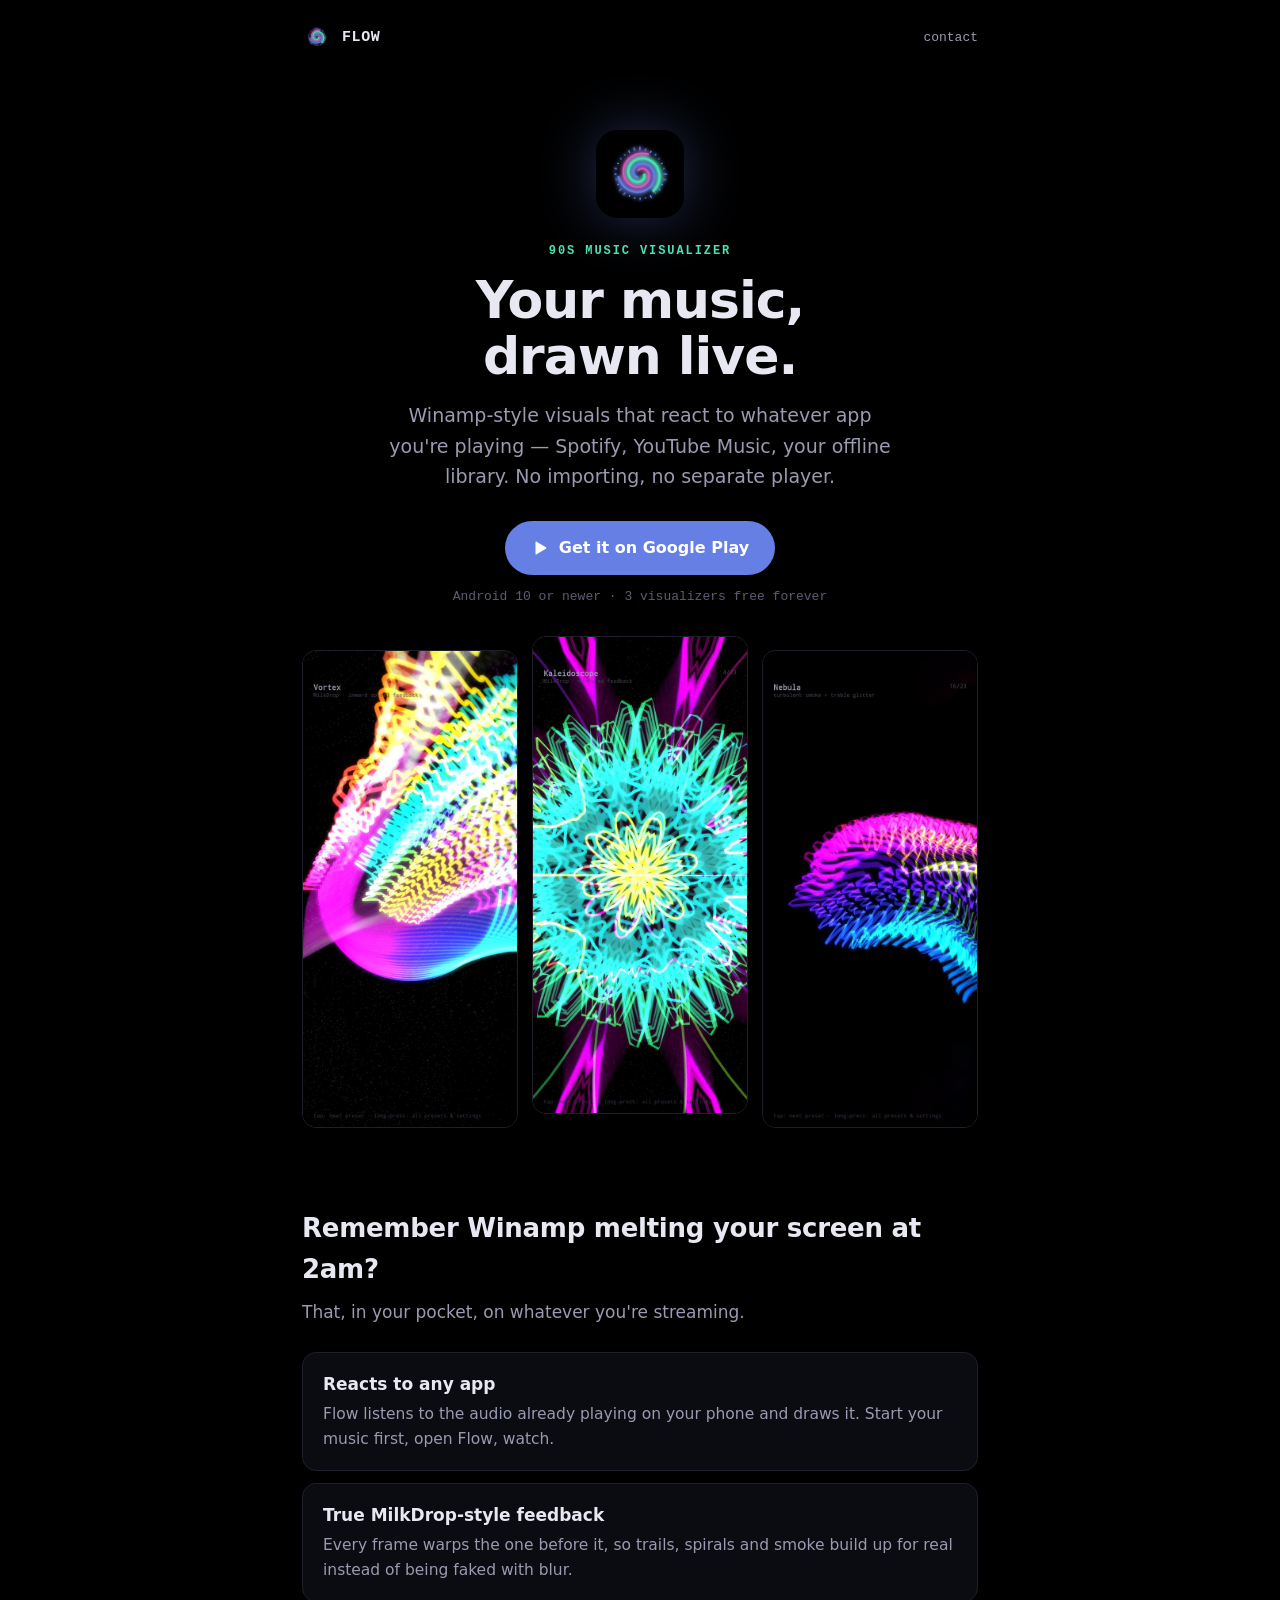
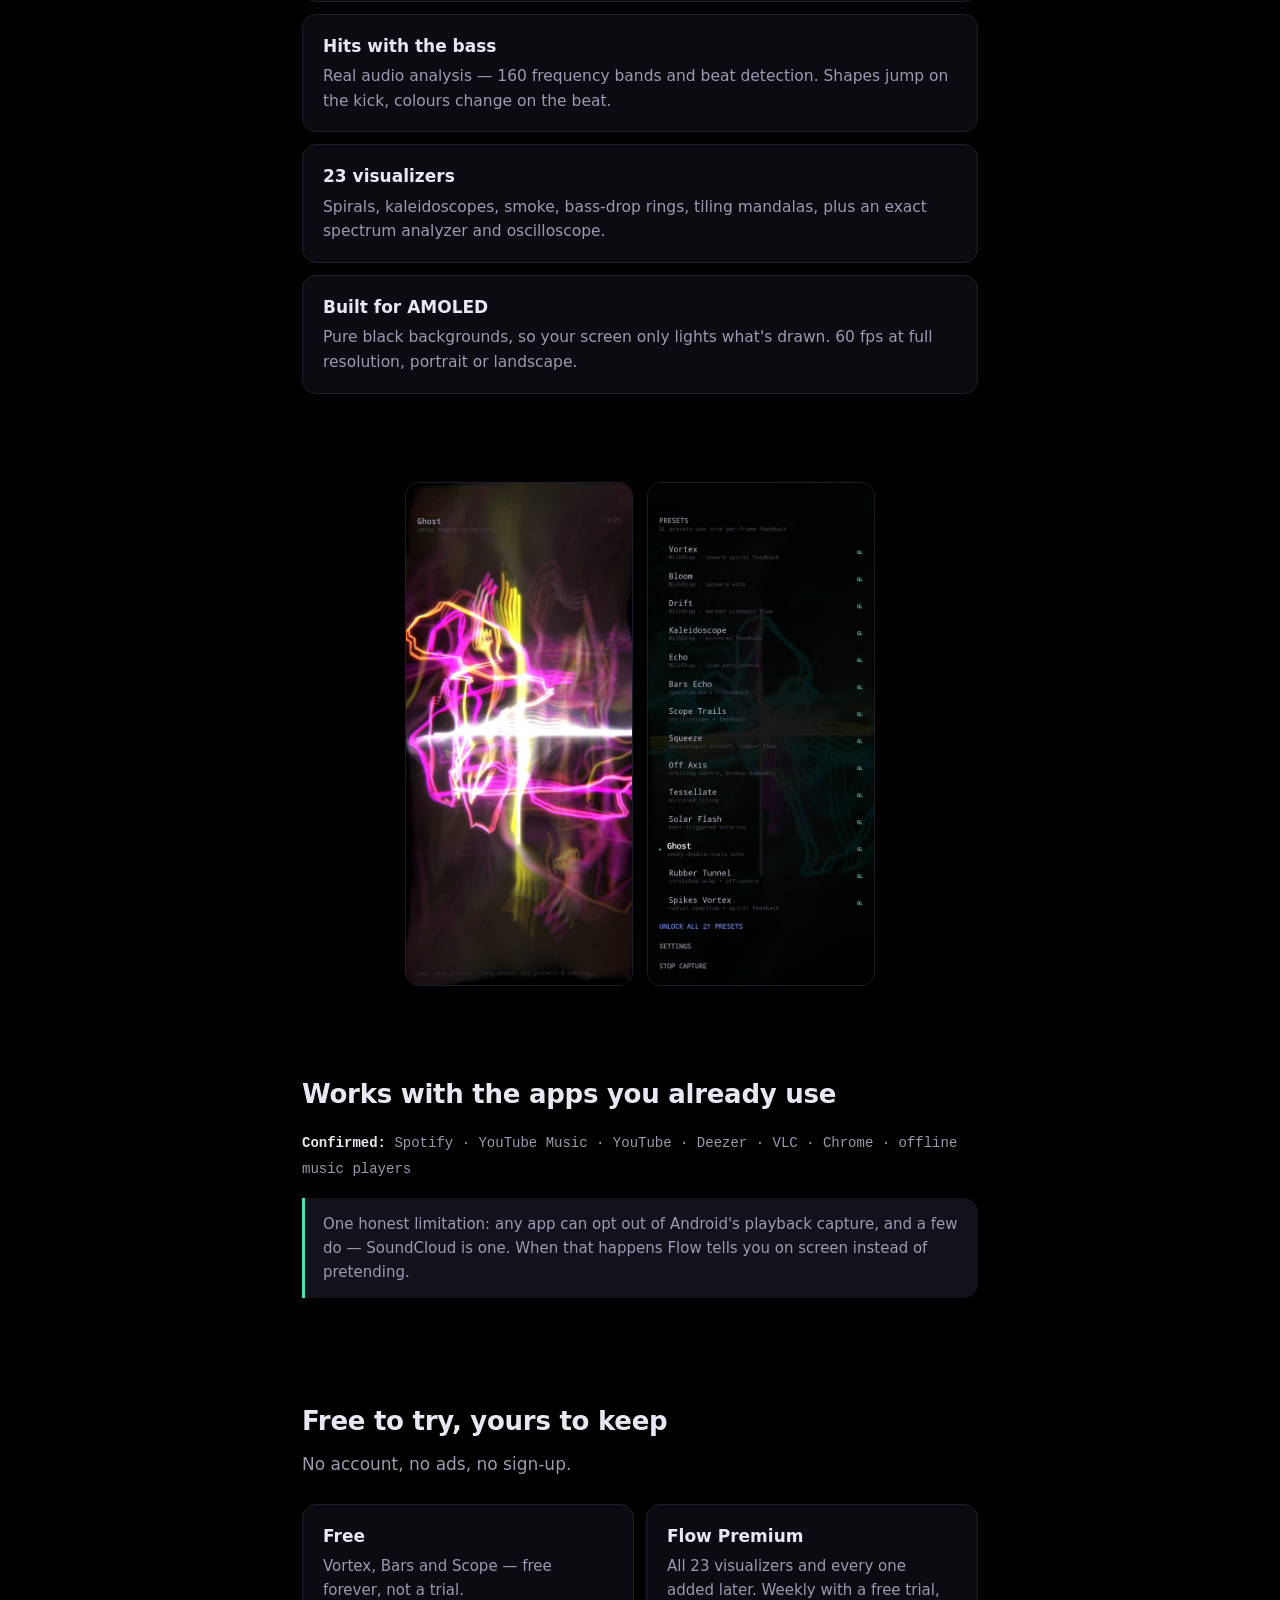
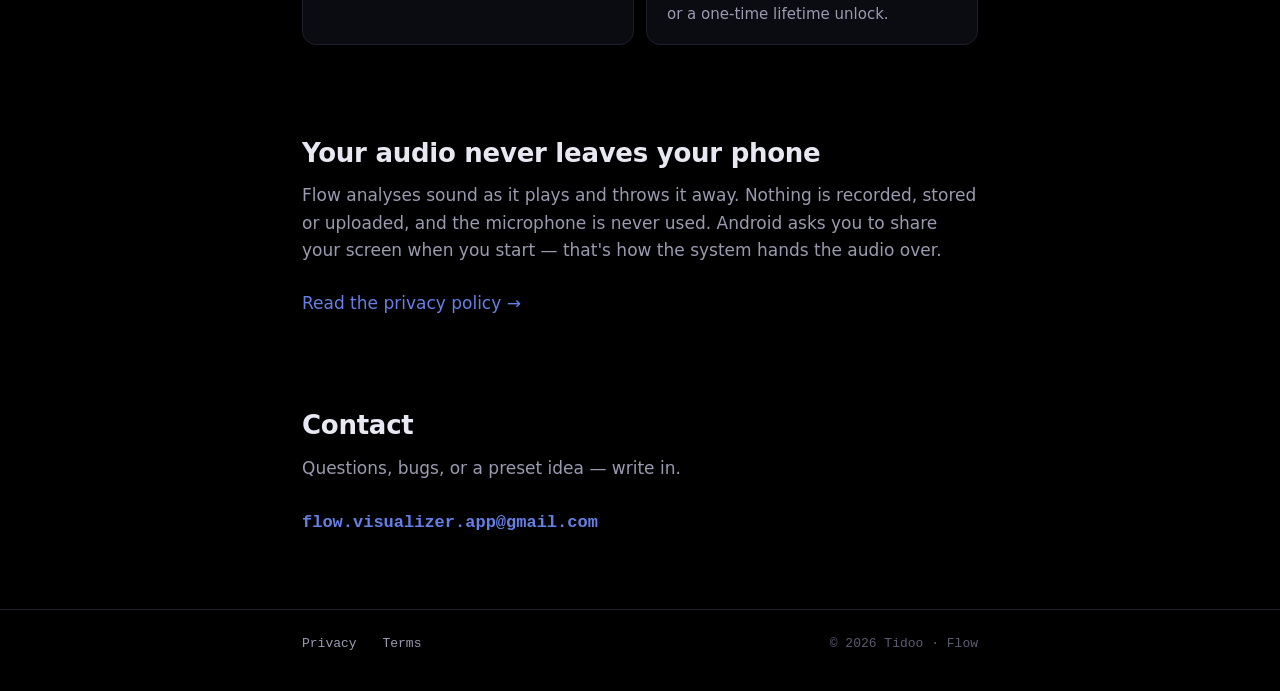
<file: index.html>
<!doctype html>
<html lang="en">
<head>
  <meta charset="utf-8">
  <meta name="viewport" content="width=device-width, initial-scale=1">
  <title>Flow — 90s Music Visualizer for Android</title>
  <meta name="description" content="Winamp-style music visualizer that reacts to whatever app you're playing. 23 visualizers, true MilkDrop-style feedback, 60 fps, pure black for AMOLED.">
  <meta name="theme-color" content="#000000">
  <link rel="icon" href="assets/favicon.png">
  <link rel="stylesheet" href="styles.css">
</head>
<body>

<header class="site-header">
  <div class="wrap">
    <a class="brand" href="index.html"><img src="assets/icon.png" alt="">FLOW</a>
    <a class="back" href="#contact">contact</a>
  </div>
</header>

<main>
  <section class="hero">
    <div class="wrap">
      <img class="icon" src="assets/icon.png" alt="Flow app icon: a neon spiral">
      <p class="eyebrow">90s music visualizer</p>
      <h1>Your music,<br>drawn live.</h1>
      <p class="tagline">Winamp-style visuals that react to whatever app you're playing — Spotify, YouTube Music, your offline library. No importing, no separate player.</p>
      <a class="cta" href="https://play.google.com/store/apps/details?id=com.tidoo.flow">
        <svg viewBox="0 0 24 24" aria-hidden="true"><path fill="currentColor" d="M6 4.5v15a1 1 0 0 0 1.5.86l12.4-7.5a1 1 0 0 0 0-1.72L7.5 3.64A1 1 0 0 0 6 4.5z"/></svg>
        Get it on Google Play
      </a>
      <p class="cta-note">Android 10 or newer · 3 visualizers free forever</p>

      <div class="shots">
        <img src="assets/vortex.jpg" width="540" height="1200" alt="Vortex visualizer: neon spiral trails reacting to music">
        <img src="assets/kaleidoscope.jpg" width="540" height="1200" alt="Kaleidoscope visualizer: a mirrored mandala blooming outward">
        <img src="assets/nebula.jpg" width="540" height="1200" alt="Nebula visualizer: smoky bands of colour moving with the bass">
      </div>
    </div>
  </section>

  <section id="features">
    <div class="wrap">
      <h2>Remember Winamp melting your screen at 2am?</h2>
      <p class="section-lead">That, in your pocket, on whatever you're streaming.</p>

      <div class="features">
        <article class="feature">
          <h3>Reacts to any app</h3>
          <p>Flow listens to the audio already playing on your phone and draws it. Start your music first, open Flow, watch.</p>
        </article>
        <article class="feature">
          <h3>True MilkDrop-style feedback</h3>
          <p>Every frame warps the one before it, so trails, spirals and smoke build up for real instead of being faked with blur.</p>
        </article>
        <article class="feature">
          <h3>Hits with the bass</h3>
          <p>Real audio analysis — 160 frequency bands and beat detection. Shapes jump on the kick, colours change on the beat.</p>
        </article>
        <article class="feature">
          <h3>23 visualizers</h3>
          <p>Spirals, kaleidoscopes, smoke, bass-drop rings, tiling mandalas, plus an exact spectrum analyzer and oscilloscope.</p>
        </article>
        <article class="feature">
          <h3>Built for AMOLED</h3>
          <p>Pure black backgrounds, so your screen only lights what's drawn. 60 fps at full resolution, portrait or landscape.</p>
        </article>
      </div>
    </div>
  </section>

  <section id="gallery">
    <div class="wrap">
      <div class="shots shots-pair">
        <img src="assets/ghost.jpg" width="540" height="1200" alt="Ghost visualizer: a glowing shape trailing soft smoke">
        <img src="assets/picker.jpg" width="540" height="1200" alt="The preset list, long-press to open">
      </div>
    </div>
  </section>

  <section id="works-with">
    <div class="wrap">
      <h2>Works with the apps you already use</h2>
      <p class="works-with">
        <strong>Confirmed:</strong> Spotify · YouTube Music · YouTube · Deezer · VLC · Chrome · offline music players
      </p>
      <p class="note">
        One honest limitation: any app can opt out of Android's playback capture, and a few do —
        SoundCloud is one. When that happens Flow tells you on screen instead of pretending.
      </p>
    </div>
  </section>

  <section id="pricing">
    <div class="wrap">
      <h2>Free to try, yours to keep</h2>
      <p class="section-lead">No account, no ads, no sign-up.</p>
      <div class="pricing">
        <div class="plan">
          <h3>Free</h3>
          <p>Vortex, Bars and Scope — free forever, not a trial.</p>
        </div>
        <div class="plan">
          <h3>Flow Premium</h3>
          <p>All 23 visualizers and every one added later. Weekly with a free trial, or a one-time lifetime unlock.</p>
        </div>
      </div>
    </div>
  </section>

  <section id="privacy">
    <div class="wrap">
      <h2>Your audio never leaves your phone</h2>
      <p class="section-lead">Flow analyses sound as it plays and throws it away. Nothing is recorded, stored or uploaded, and the microphone is never used. Android asks you to share your screen when you start — that's how the system hands the audio over.</p>
      <a href="privacy.html">Read the privacy policy →</a>
    </div>
  </section>

  <section id="contact" class="contact">
    <div class="wrap">
      <h2>Contact</h2>
      <p class="section-lead">Questions, bugs, or a preset idea — write in.</p>
      <a class="email" href="mailto:flow.visualizer.app@gmail.com">flow.visualizer.app@gmail.com</a>
    </div>
  </section>
</main>

<footer class="site-footer">
  <div class="wrap">
    <nav>
      <a href="privacy.html">Privacy</a>
      <a href="terms.html">Terms</a>
    </nav>
    <span>© 2026 Tidoo · Flow</span>
  </div>
</footer>

</body>
</html>
</file>
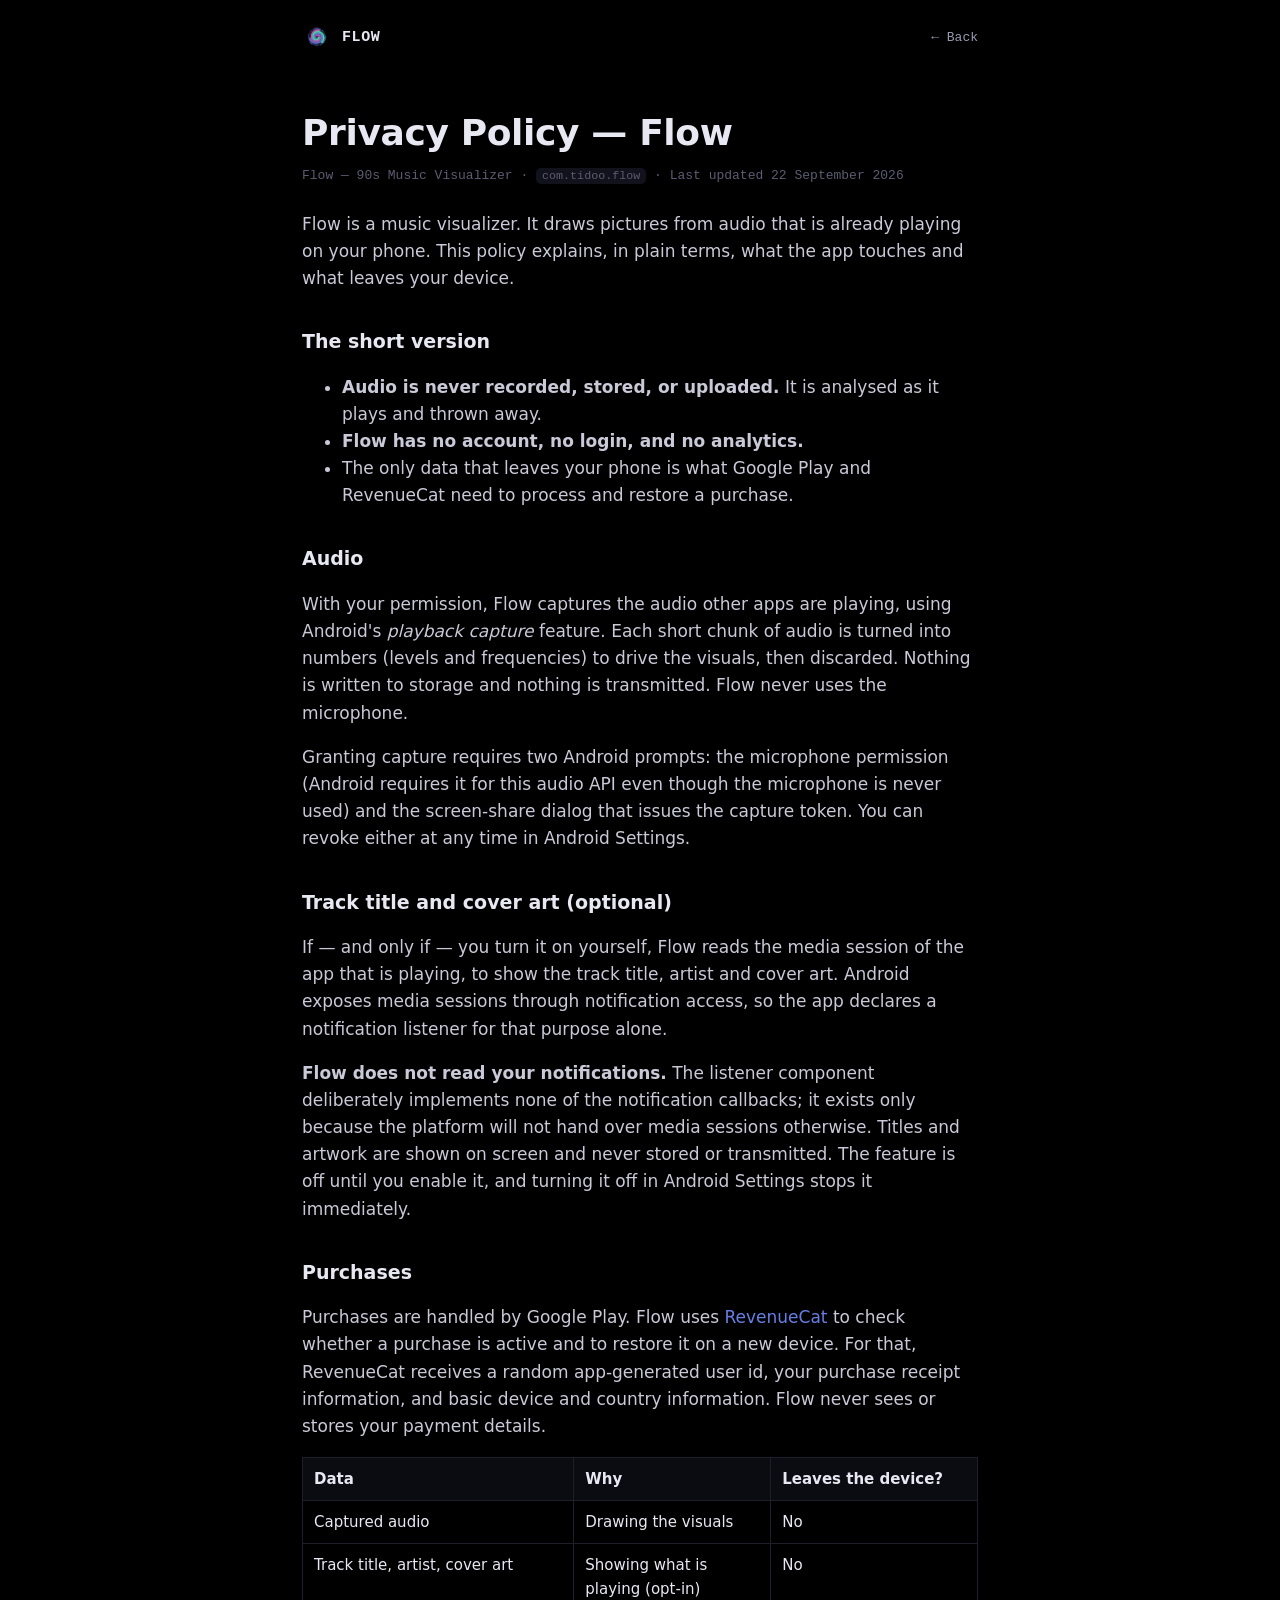
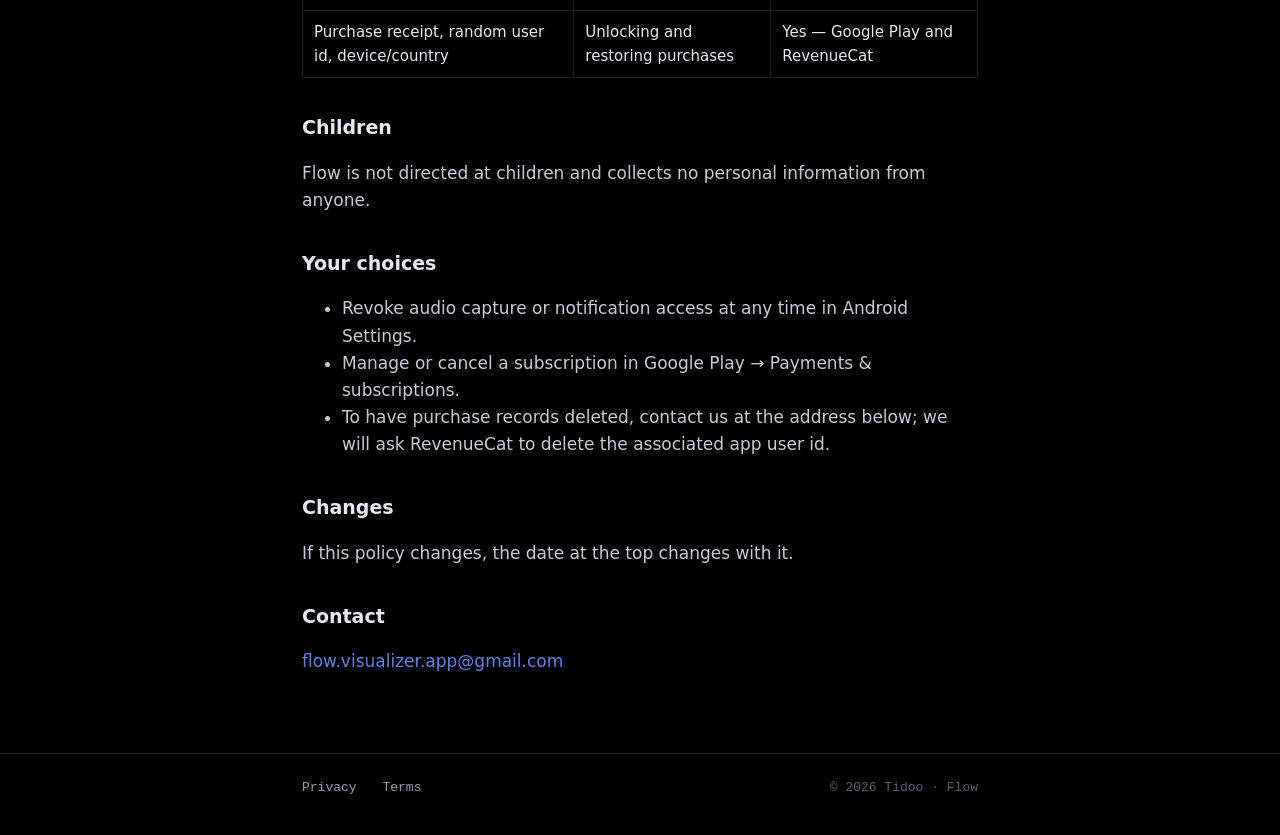
<file: privacy.html>
<!doctype html>
<html lang="en">
<head>
  <meta charset="utf-8">
  <meta name="viewport" content="width=device-width, initial-scale=1">
  <title>Privacy Policy — Flow</title>
  <meta name="theme-color" content="#000000">
  <link rel="icon" href="assets/favicon.png">
  <link rel="stylesheet" href="styles.css">
</head>
<body>

<header class="site-header">
  <div class="wrap">
    <a class="brand" href="index.html"><img src="assets/icon.png" alt="">FLOW</a>
    <a class="back" href="index.html">&larr; Back</a>
  </div>
</header>

<main class="legal">
  <div class="wrap">
    <h1>Privacy Policy — Flow</h1>
    <p class="meta">Flow — 90s Music Visualizer · <code>com.tidoo.flow</code> · Last updated 22 September 2026</p>

    <p>Flow is a music visualizer. It draws pictures from audio that is already playing
    on your phone. This policy explains, in plain terms, what the app touches and what
    leaves your device.</p>

    <h2>The short version</h2>
    <ul>
      <li><strong>Audio is never recorded, stored, or uploaded.</strong> It is analysed as
          it plays and thrown away.</li>
      <li><strong>Flow has no account, no login, and no analytics.</strong></li>
      <li>The only data that leaves your phone is what Google Play and RevenueCat need to
          process and restore a purchase.</li>
    </ul>

    <h2>Audio</h2>
    <p>With your permission, Flow captures the audio other apps are playing, using
    Android's <em>playback capture</em> feature. Each short chunk of audio is turned into
    numbers (levels and frequencies) to drive the visuals, then discarded. Nothing is
    written to storage and nothing is transmitted. Flow never uses the microphone.</p>
    <p>Granting capture requires two Android prompts: the microphone permission (Android
    requires it for this audio API even though the microphone is never used) and the
    screen-share dialog that issues the capture token. You can revoke either at any time
    in Android Settings.</p>

    <h2>Track title and cover art (optional)</h2>
    <p>If — and only if — you turn it on yourself, Flow reads the media session of the app
    that is playing, to show the track title, artist and cover art. Android exposes media
    sessions through notification access, so the app declares a notification listener for
    that purpose alone.</p>
    <p><strong>Flow does not read your notifications.</strong> The listener component
    deliberately implements none of the notification callbacks; it exists only because the
    platform will not hand over media sessions otherwise. Titles and artwork are shown on
    screen and never stored or transmitted. The feature is off until you enable it, and
    turning it off in Android Settings stops it immediately.</p>

    <h2>Purchases</h2>
    <p>Purchases are handled by Google Play. Flow uses
    <a href="https://www.revenuecat.com/privacy">RevenueCat</a> to check whether a purchase
    is active and to restore it on a new device. For that, RevenueCat receives a random
    app-generated user id, your purchase receipt information, and basic device and country
    information. Flow never sees or stores your payment details.</p>

    <table>
      <tr><th>Data</th><th>Why</th><th>Leaves the device?</th></tr>
      <tr><td>Captured audio</td><td>Drawing the visuals</td><td>No</td></tr>
      <tr><td>Track title, artist, cover art</td><td>Showing what is playing (opt-in)</td><td>No</td></tr>
      <tr><td>Purchase receipt, random user id, device/country</td><td>Unlocking and restoring purchases</td><td>Yes — Google Play and RevenueCat</td></tr>
    </table>

    <h2>Children</h2>
    <p>Flow is not directed at children and collects no personal information from anyone.</p>

    <h2>Your choices</h2>
    <ul>
      <li>Revoke audio capture or notification access at any time in Android Settings.</li>
      <li>Manage or cancel a subscription in Google Play → Payments &amp; subscriptions.</li>
      <li>To have purchase records deleted, contact us at the address below; we will ask
          RevenueCat to delete the associated app user id.</li>
    </ul>

    <h2>Changes</h2>
    <p>If this policy changes, the date at the top changes with it.</p>

    <h2>Contact</h2>
    <p><a href="mailto:flow.visualizer.app@gmail.com">flow.visualizer.app@gmail.com</a></p>
  </div>
</main>

<footer class="site-footer">
  <div class="wrap">
    <nav>
      <a href="privacy.html">Privacy</a>
      <a href="terms.html">Terms</a>
    </nav>
    <span>&copy; 2026 Tidoo &middot; Flow</span>
  </div>
</footer>

</body>
</html>
</file>
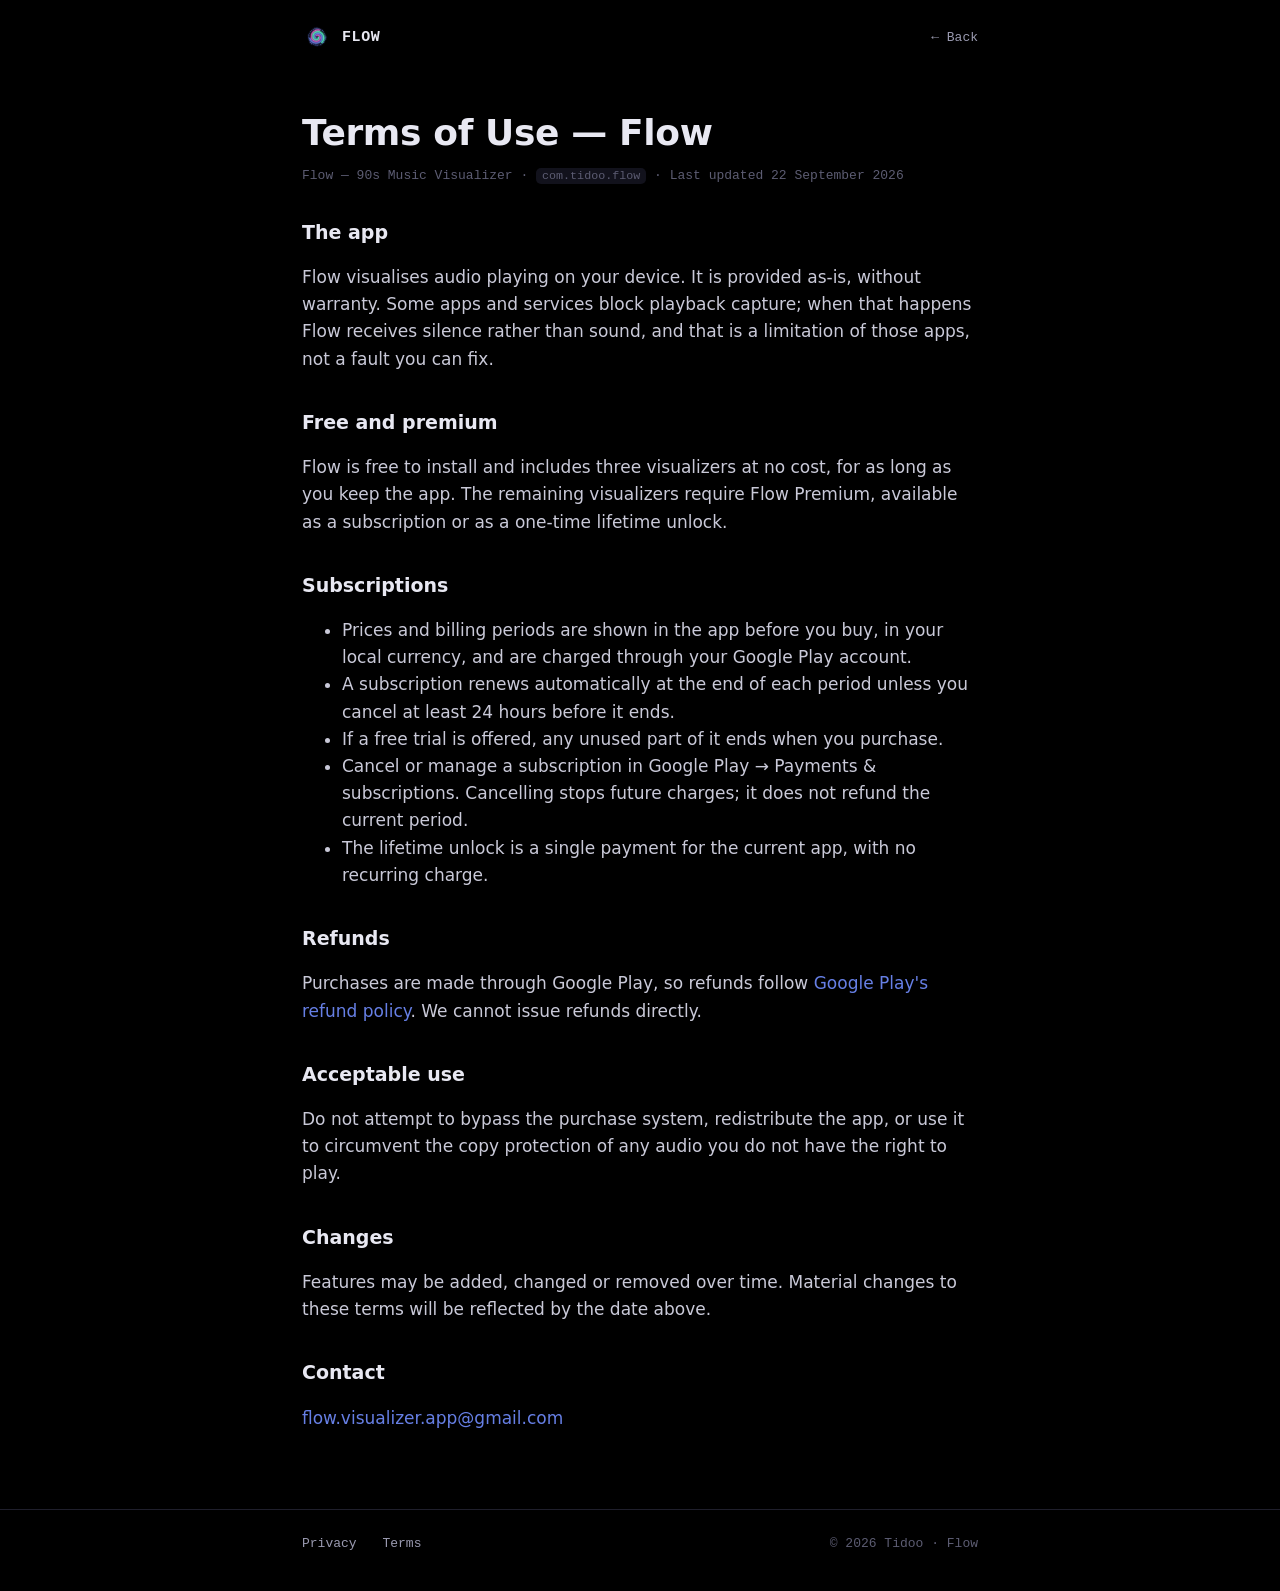
<file: terms.html>
<!doctype html>
<html lang="en">
<head>
  <meta charset="utf-8">
  <meta name="viewport" content="width=device-width, initial-scale=1">
  <title>Terms of Use — Flow</title>
  <meta name="theme-color" content="#000000">
  <link rel="icon" href="assets/favicon.png">
  <link rel="stylesheet" href="styles.css">
</head>
<body>

<header class="site-header">
  <div class="wrap">
    <a class="brand" href="index.html"><img src="assets/icon.png" alt="">FLOW</a>
    <a class="back" href="index.html">&larr; Back</a>
  </div>
</header>

<main class="legal">
  <div class="wrap">
    <h1>Terms of Use — Flow</h1>
    <p class="meta">Flow — 90s Music Visualizer · <code>com.tidoo.flow</code> · Last updated 22 September 2026</p>

    <h2>The app</h2>
    <p>Flow visualises audio playing on your device. It is provided as-is, without warranty.
    Some apps and services block playback capture; when that happens Flow receives silence
    rather than sound, and that is a limitation of those apps, not a fault you can fix.</p>

    <h2>Free and premium</h2>
    <p>Flow is free to install and includes three visualizers at no cost, for as long as you
    keep the app. The remaining visualizers require Flow Premium, available as a
    subscription or as a one-time lifetime unlock.</p>

    <h2>Subscriptions</h2>
    <ul>
      <li>Prices and billing periods are shown in the app before you buy, in your local
          currency, and are charged through your Google Play account.</li>
      <li>A subscription renews automatically at the end of each period unless you cancel
          at least 24 hours before it ends.</li>
      <li>If a free trial is offered, any unused part of it ends when you purchase.</li>
      <li>Cancel or manage a subscription in Google Play → Payments &amp; subscriptions.
          Cancelling stops future charges; it does not refund the current period.</li>
      <li>The lifetime unlock is a single payment for the current app, with no recurring
          charge.</li>
    </ul>

    <h2>Refunds</h2>
    <p>Purchases are made through Google Play, so refunds follow
    <a href="https://support.google.com/googleplay/answer/2479637">Google Play's refund
    policy</a>. We cannot issue refunds directly.</p>

    <h2>Acceptable use</h2>
    <p>Do not attempt to bypass the purchase system, redistribute the app, or use it to
    circumvent the copy protection of any audio you do not have the right to play.</p>

    <h2>Changes</h2>
    <p>Features may be added, changed or removed over time. Material changes to these terms
    will be reflected by the date above.</p>

    <h2>Contact</h2>
    <p><a href="mailto:flow.visualizer.app@gmail.com">flow.visualizer.app@gmail.com</a></p>
  </div>
</main>

<footer class="site-footer">
  <div class="wrap">
    <nav>
      <a href="privacy.html">Privacy</a>
      <a href="terms.html">Terms</a>
    </nav>
    <span>&copy; 2026 Tidoo &middot; Flow</span>
  </div>
</footer>

</body>
</html>
</file>
<file: styles.css>
/*
 * Flow landing page. One stylesheet for every page, no external requests.
 *
 * Dark on purpose: the kit's landing template is light, but Flow is a
 * dark-only app built around a pure-black canvas, and a white page in front
 * of it reads as a different product.
 */
:root {
  --bg: #000000;
  --surface: #0b0b12;
  --surface-2: #12121c;
  --line: #1f1f2c;
  --text: #e8e8f2;
  --muted: #9a9ab0;
  --faint: #5c5c72;
  --accent: #667fe5;   /* BrandPrimary */
  --accent-2: #4ce0b3; /* BrandPrimaryBright */
  --radius: 14px;
  --mono: ui-monospace, "SF Mono", "Cascadia Mono", Consolas, "Liberation Mono", Menlo, monospace;
  --sans: system-ui, -apple-system, "Segoe UI", Roboto, "Helvetica Neue", Arial, sans-serif;
  color-scheme: dark;
}

* { box-sizing: border-box; }

html { -webkit-text-size-adjust: 100%; }

body {
  margin: 0;
  background: var(--bg);
  color: var(--text);
  font: 17px/1.6 var(--sans);
}

a { color: var(--accent); text-decoration: none; }
a:hover { text-decoration: underline; }

img { max-width: 100%; display: block; }

.wrap {
  width: 100%;
  max-width: 720px;
  margin: 0 auto;
  padding: 0 22px;
}

/* ---- header -------------------------------------------------------------- */

.site-header {
  padding: 22px 0;
}

.site-header .wrap {
  display: flex;
  align-items: center;
  justify-content: space-between;
  gap: 16px;
}

.brand {
  display: flex;
  align-items: center;
  gap: 10px;
  color: var(--text);
  font: 600 15px var(--mono);
  letter-spacing: 0.04em;
}
.brand:hover { text-decoration: none; }
.brand img { width: 30px; height: 30px; border-radius: 8px; }

.back {
  font: 13px var(--mono);
  color: var(--muted);
}

/* ---- hero ---------------------------------------------------------------- */

.hero {
  text-align: center;
  padding: 56px 0 28px;
}

.hero .icon {
  width: 88px;
  height: 88px;
  margin: 0 auto 26px;
  border-radius: 22px;
  box-shadow: 0 0 60px rgba(102, 127, 229, 0.35);
}

.eyebrow {
  font: 600 12px var(--mono);
  letter-spacing: 0.16em;
  color: var(--accent-2);
  text-transform: uppercase;
  margin: 0 0 14px;
}

.hero h1 {
  font-size: clamp(34px, 7vw, 52px);
  line-height: 1.08;
  letter-spacing: -0.02em;
  margin: 0 0 16px;
}

.hero .tagline {
  color: var(--muted);
  font-size: 19px;
  max-width: 520px;
  margin: 0 auto 30px;
}

.cta {
  display: inline-flex;
  align-items: center;
  gap: 10px;
  padding: 14px 26px;
  border-radius: 999px;
  background: var(--accent);
  color: #fff;
  font-weight: 600;
  font-size: 16px;
}
.cta:hover { text-decoration: none; filter: brightness(1.1); }
.cta svg { width: 18px; height: 18px; }

.cta-note {
  margin: 14px 0 0;
  font: 13px var(--mono);
  color: var(--faint);
}

/* ---- screenshots ---------------------------------------------------------- */

.shots {
  display: grid;
  grid-template-columns: repeat(3, 1fr);
  gap: 14px;
  margin: 46px 0 8px;
}

.shots img {
  border-radius: var(--radius);
  border: 1px solid var(--line);
  width: 100%;
  height: auto;
}

.shots-pair {
  grid-template-columns: repeat(2, 1fr);
  max-width: 470px;
  margin: 0 auto;
}
.shots.shots-pair img:nth-child(2) { transform: none; }

/* The middle shot sits forward, so the row reads as a set rather than a grid. */
.shots img:nth-child(2) { transform: translateY(-14px); }

/* ---- sections --------------------------------------------------------------- */

section { padding: 44px 0; }

section h2 {
  font-size: 26px;
  letter-spacing: -0.01em;
  margin: 0 0 8px;
}

.section-lead {
  color: var(--muted);
  margin: 0 0 26px;
}

.features {
  display: grid;
  gap: 12px;
}

.feature {
  background: var(--surface);
  border: 1px solid var(--line);
  border-radius: var(--radius);
  padding: 18px 20px;
}

.feature h3 {
  margin: 0 0 4px;
  font-size: 17px;
}

.feature p {
  margin: 0;
  color: var(--muted);
  font-size: 15.5px;
}

.works-with {
  font: 14px var(--mono);
  color: var(--muted);
  line-height: 1.9;
}

.works-with strong { color: var(--text); font-weight: 600; }

.note {
  background: var(--surface-2);
  border-left: 3px solid var(--accent-2);
  border-radius: 0 var(--radius) var(--radius) 0;
  padding: 14px 18px;
  color: var(--muted);
  font-size: 15px;
}

.pricing {
  display: grid;
  grid-template-columns: 1fr 1fr;
  gap: 12px;
}

.plan {
  background: var(--surface);
  border: 1px solid var(--line);
  border-radius: var(--radius);
  padding: 18px 20px;
}

.plan h3 { margin: 0 0 4px; font-size: 17px; }
.plan p { margin: 0; color: var(--muted); font-size: 15px; }

/* ---- contact ------------------------------------------------------------------ */

.contact a.email {
  font: 600 17px var(--mono);
}

.socials {
  display: flex;
  flex-wrap: wrap;
  gap: 10px;
  margin-top: 16px;
}

.socials a {
  padding: 8px 14px;
  border: 1px solid var(--line);
  border-radius: 999px;
  font: 13px var(--mono);
  color: var(--muted);
}

/* ---- footer ----------------------------------------------------------------------- */

.site-footer {
  border-top: 1px solid var(--line);
  margin-top: 30px;
  padding: 26px 0 40px;
  font: 13px var(--mono);
  color: var(--faint);
}

.site-footer .wrap {
  display: flex;
  flex-wrap: wrap;
  justify-content: space-between;
  gap: 12px;
}

.site-footer nav a { color: var(--muted); margin-right: 18px; }

/* ---- legal pages ------------------------------------------------------------------ */

.legal { padding: 20px 0 30px; }

.legal h1 {
  font-size: clamp(28px, 5vw, 36px);
  letter-spacing: -0.01em;
  margin: 10px 0 6px;
}

.legal .meta {
  font: 13px var(--mono);
  color: var(--faint);
  margin: 0 0 28px;
}

.legal h2 {
  font-size: 19px;
  margin: 34px 0 8px;
}

.legal p, .legal li { color: #c9c9d8; }

.legal code {
  font: 0.9em var(--mono);
  background: var(--surface-2);
  padding: 1px 6px;
  border-radius: 5px;
}

.legal table {
  width: 100%;
  border-collapse: collapse;
  margin: 16px 0;
  font-size: 15px;
}

.legal th, .legal td {
  border: 1px solid var(--line);
  padding: 9px 11px;
  text-align: left;
  vertical-align: top;
}

.legal th { background: var(--surface); color: var(--text); }

/* ---- small screens ------------------------------------------------------------------ */

@media (max-width: 560px) {
  body { font-size: 16px; }
  .hero { padding-top: 36px; }
  .shots { gap: 8px; }
  .shots img:nth-child(2) { transform: translateY(-8px); }
  .pricing { grid-template-columns: 1fr; }
}
</file>
